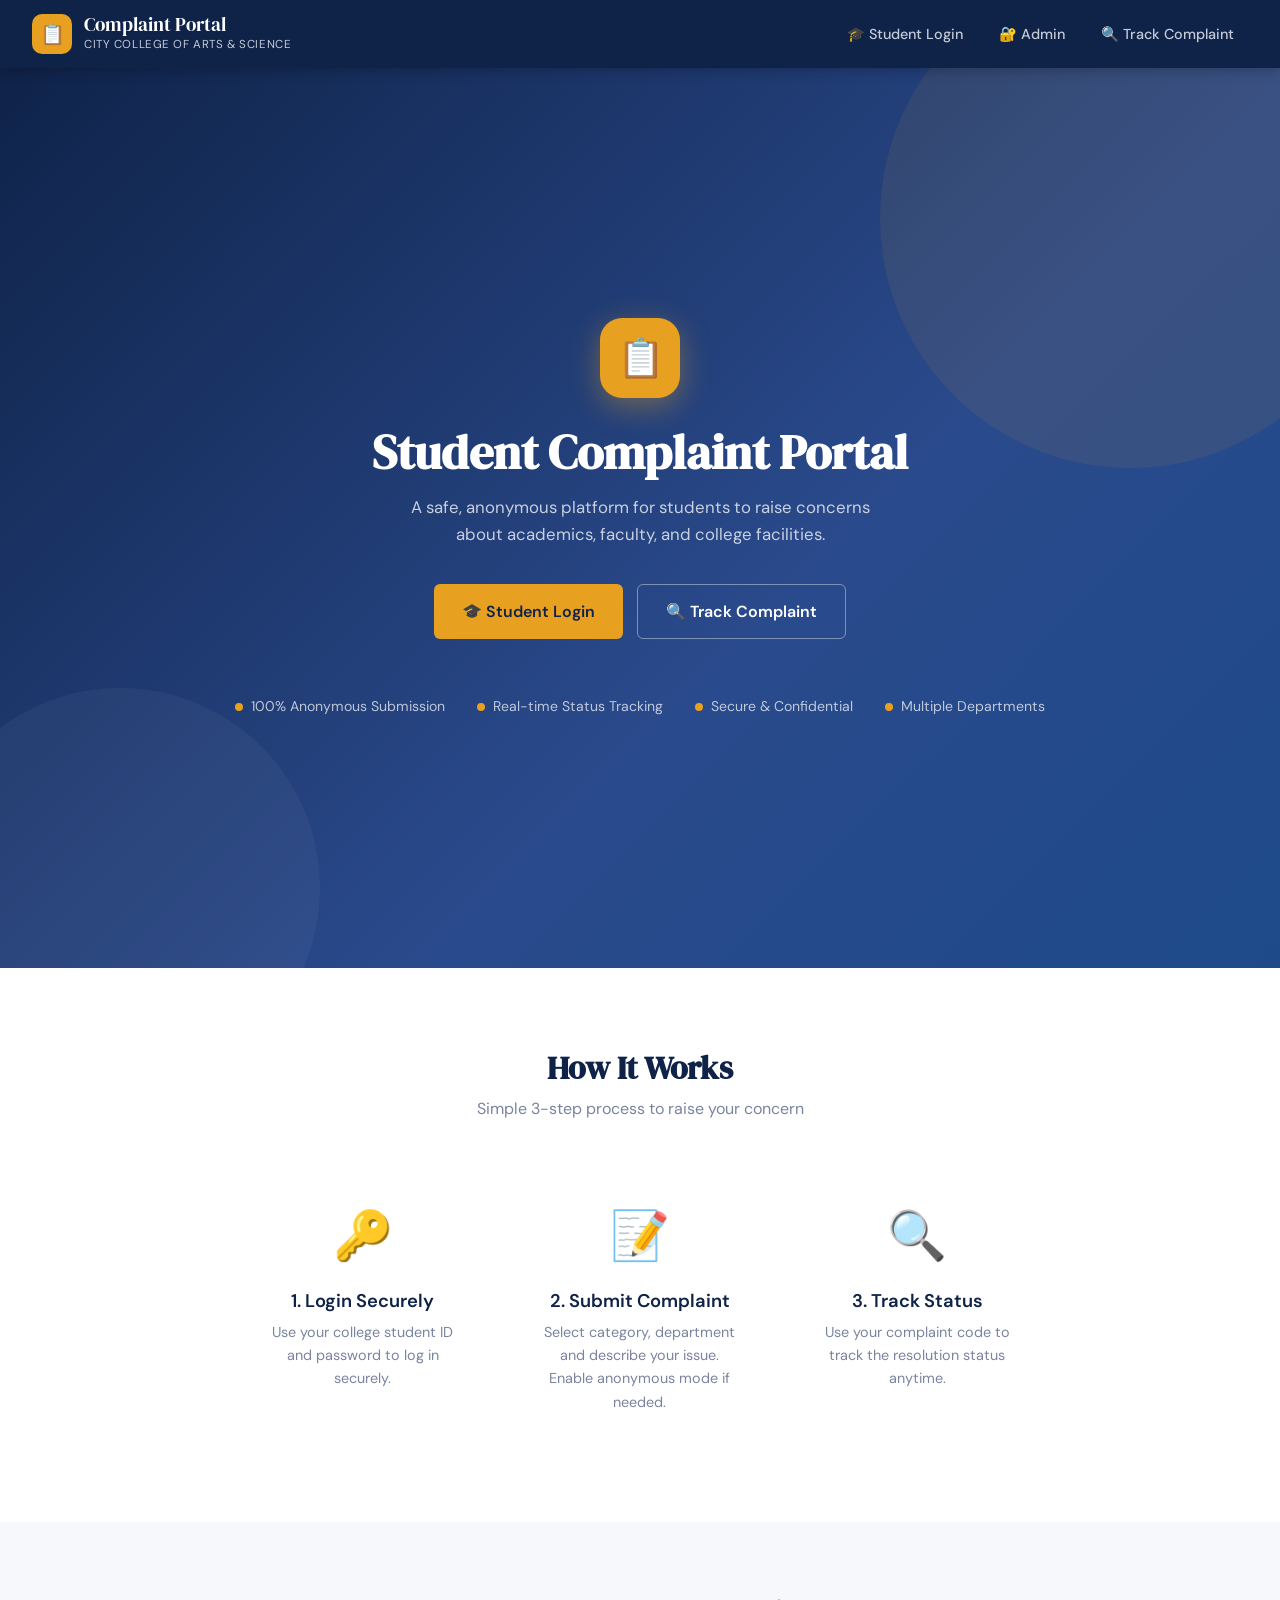
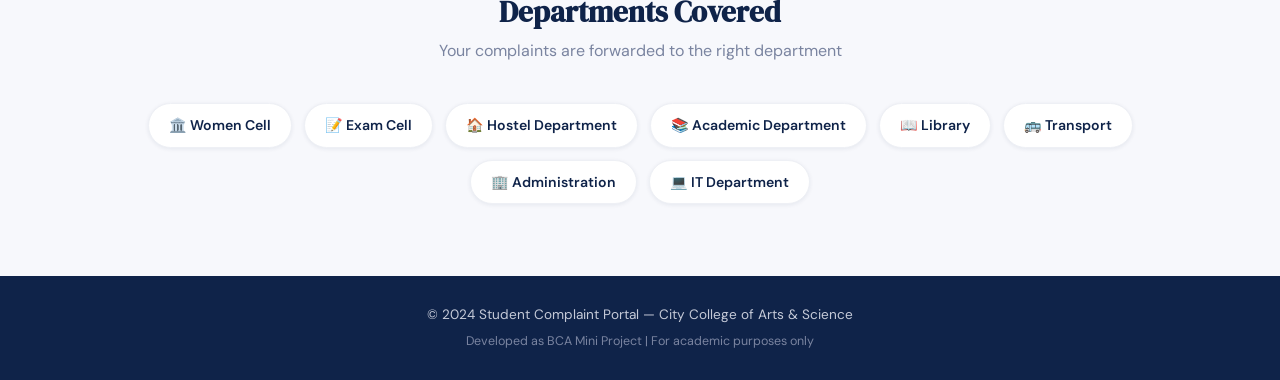
<file: student-complaint-portal/index.html>
<!DOCTYPE html>
<html lang="en">
<head>
    <meta charset="UTF-8">
    <meta name="viewport" content="width=device-width, initial-scale=1.0">
    <title>Student Complaint Portal</title>
    <link rel="stylesheet" href="css/style.css">
</head>
<body>

<!-- ── Navigation ── -->
<nav class="navbar">
    <div class="navbar-brand">
        <div class="brand-icon">📋</div>
        <div>
            <div class="brand-text">Complaint Portal</div>
            <div class="brand-sub">City College of Arts & Science</div>
        </div>
    </div>
    <ul class="navbar-nav">
        <li><a href="login.html">🎓 Student Login</a></li>
        <li><a href="admin/login.html">🔐 Admin</a></li>
        <li><a href="check_status.html">🔍 Track Complaint</a></li>
    </ul>
</nav>

<!-- ── Hero Section ── -->
<section class="hero">
    <div class="hero-logo">📋</div>
    <h1>Student Complaint Portal</h1>
    <p>A safe, anonymous platform for students to raise concerns about academics, faculty, and college facilities.</p>

    <div class="hero-actions">
        <a href="login.html" class="btn btn-amber" style="padding: 14px 28px; font-size: 1rem;">
            🎓 Student Login
        </a>
        <a href="check_status.html" class="btn btn-outline" style="color:white; border-color:rgba(255,255,255,0.4); padding: 14px 28px; font-size: 1rem;">
            🔍 Track Complaint
        </a>
    </div>

    <div class="hero-features">
        <div class="hero-feature">
            <div class="dot"></div>
            <span>100% Anonymous Submission</span>
        </div>
        <div class="hero-feature">
            <div class="dot"></div>
            <span>Real-time Status Tracking</span>
        </div>
        <div class="hero-feature">
            <div class="dot"></div>
            <span>Secure &amp; Confidential</span>
        </div>
        <div class="hero-feature">
            <div class="dot"></div>
            <span>Multiple Departments</span>
        </div>
    </div>
</section>

<!-- ── How It Works ── -->
<section style="background: var(--white); padding: 80px 0;">
    <div class="container text-center">
        <h2 style="font-size: 2rem; color: var(--navy); margin-bottom: 8px;">How It Works</h2>
        <p style="color: var(--gray-500); margin-bottom: 48px;">Simple 3-step process to raise your concern</p>

        <div style="display: grid; grid-template-columns: repeat(auto-fit, minmax(220px, 1fr)); gap: 32px; max-width: 800px; margin: 0 auto;">
            <div style="text-align:center; padding: 28px 20px;">
                <div style="font-size: 3rem; margin-bottom: 16px;">🔑</div>
                <h3 style="font-size: 1.15rem; color: var(--navy); margin-bottom: 8px; font-family: 'DM Sans', sans-serif; font-weight: 600;">1. Login Securely</h3>
                <p style="color: var(--gray-500); font-size: 0.9rem;">Use your college student ID and password to log in securely.</p>
            </div>
            <div style="text-align:center; padding: 28px 20px;">
                <div style="font-size: 3rem; margin-bottom: 16px;">📝</div>
                <h3 style="font-size: 1.15rem; color: var(--navy); margin-bottom: 8px; font-family: 'DM Sans', sans-serif; font-weight: 600;">2. Submit Complaint</h3>
                <p style="color: var(--gray-500); font-size: 0.9rem;">Select category, department and describe your issue. Enable anonymous mode if needed.</p>
            </div>
            <div style="text-align:center; padding: 28px 20px;">
                <div style="font-size: 3rem; margin-bottom: 16px;">🔍</div>
                <h3 style="font-size: 1.15rem; color: var(--navy); margin-bottom: 8px; font-family: 'DM Sans', sans-serif; font-weight: 600;">3. Track Status</h3>
                <p style="color: var(--gray-500); font-size: 0.9rem;">Use your complaint code to track the resolution status anytime.</p>
            </div>
        </div>
    </div>
</section>

<!-- ── Departments ── -->
<section style="background: var(--off-white); padding: 72px 0;">
    <div class="container text-center">
        <h2 style="font-size: 1.8rem; color: var(--navy); margin-bottom: 8px;">Departments Covered</h2>
        <p style="color: var(--gray-500); margin-bottom: 40px;">Your complaints are forwarded to the right department</p>
        <div style="display: flex; flex-wrap: wrap; gap: 12px; justify-content: center;">
            <span style="background: var(--white); padding: 10px 20px; border-radius: 30px; font-size: 0.88rem; font-weight: 600; color: var(--navy); border: 1.5px solid var(--gray-100); box-shadow: var(--shadow-sm);">🏛️ Women Cell</span>
            <span style="background: var(--white); padding: 10px 20px; border-radius: 30px; font-size: 0.88rem; font-weight: 600; color: var(--navy); border: 1.5px solid var(--gray-100); box-shadow: var(--shadow-sm);">📝 Exam Cell</span>
            <span style="background: var(--white); padding: 10px 20px; border-radius: 30px; font-size: 0.88rem; font-weight: 600; color: var(--navy); border: 1.5px solid var(--gray-100); box-shadow: var(--shadow-sm);">🏠 Hostel Department</span>
            <span style="background: var(--white); padding: 10px 20px; border-radius: 30px; font-size: 0.88rem; font-weight: 600; color: var(--navy); border: 1.5px solid var(--gray-100); box-shadow: var(--shadow-sm);">📚 Academic Department</span>
            <span style="background: var(--white); padding: 10px 20px; border-radius: 30px; font-size: 0.88rem; font-weight: 600; color: var(--navy); border: 1.5px solid var(--gray-100); box-shadow: var(--shadow-sm);">📖 Library</span>
            <span style="background: var(--white); padding: 10px 20px; border-radius: 30px; font-size: 0.88rem; font-weight: 600; color: var(--navy); border: 1.5px solid var(--gray-100); box-shadow: var(--shadow-sm);">🚌 Transport</span>
            <span style="background: var(--white); padding: 10px 20px; border-radius: 30px; font-size: 0.88rem; font-weight: 600; color: var(--navy); border: 1.5px solid var(--gray-100); box-shadow: var(--shadow-sm);">🏢 Administration</span>
            <span style="background: var(--white); padding: 10px 20px; border-radius: 30px; font-size: 0.88rem; font-weight: 600; color: var(--navy); border: 1.5px solid var(--gray-100); box-shadow: var(--shadow-sm);">💻 IT Department</span>
        </div>
    </div>
</section>

<!-- ── Footer ── -->
<footer style="background: var(--navy); color: var(--gray-300); text-align: center; padding: 28px; font-size: 0.85rem;">
    <p>© 2024 Student Complaint Portal — City College of Arts &amp; Science</p>
    <p style="margin-top: 6px; font-size: 0.78rem; color: var(--gray-500);">Developed as BCA Mini Project | For academic purposes only</p>
</footer>

</body>
</html>
</file>
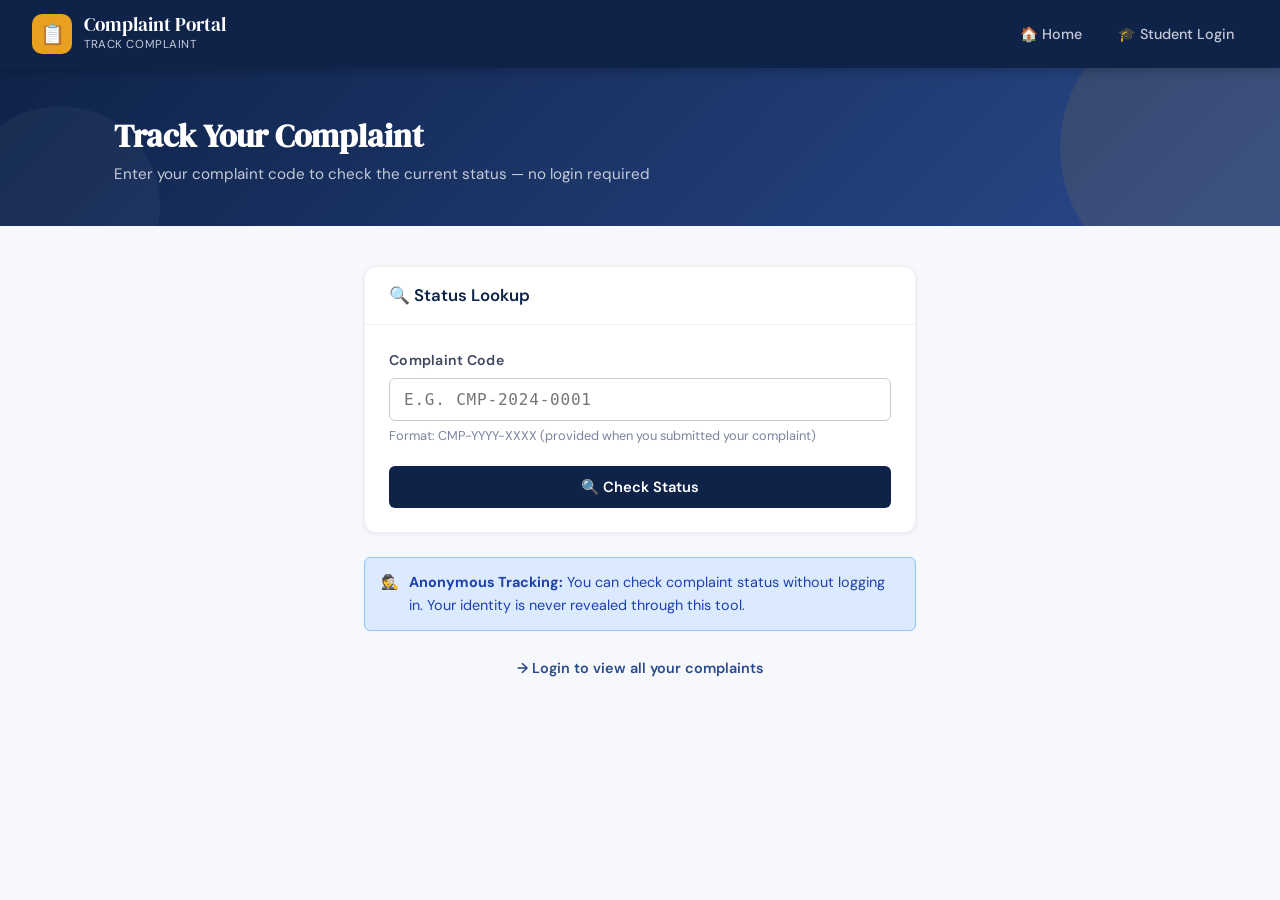
<file: student-complaint-portal/check_status.html>
<!DOCTYPE html>
<html lang="en">
<head>
    <meta charset="UTF-8">
    <meta name="viewport" content="width=device-width, initial-scale=1.0">
    <title>Track Complaint — Complaint Portal</title>
    <link rel="stylesheet" href="css/style.css">
</head>
<body data-page="check-status">

<!-- ── Navbar ── -->
<nav class="navbar">
    <div class="navbar-brand">
        <div class="brand-icon">📋</div>
        <div>
            <div class="brand-text">Complaint Portal</div>
            <div class="brand-sub">Track Complaint</div>
        </div>
    </div>
    <ul class="navbar-nav">
        <li><a href="index.html">🏠 Home</a></li>
        <li><a href="login.html">🎓 Student Login</a></li>
    </ul>
</nav>

<!-- ── Page Header ── -->
<div class="page-header">
    <div class="container">
        <h1>Track Your Complaint</h1>
        <p>Enter your complaint code to check the current status — no login required</p>
    </div>
</div>

<!-- ── Track Form ── -->
<div class="container" style="padding-top: 40px; padding-bottom: 56px; max-width: 600px;">

    <div class="card">
        <div class="card-header">
            <h3>🔍 Status Lookup</h3>
        </div>
        <div class="card-body">

            <div id="statusAlert"></div>

            <form id="statusCheckForm">
                <div class="form-group">
                    <label class="form-label" for="complaintCode">Complaint Code</label>
                    <input
                        type="text"
                        id="complaintCode"
                        class="form-control"
                        placeholder="e.g. CMP-2024-0001"
                        maxlength="20"
                        style="font-family: monospace; font-size: 1rem; letter-spacing: 0.05em; text-transform: uppercase;"
                        autocomplete="off"
                    >
                    <div class="form-hint">Format: CMP-YYYY-XXXX (provided when you submitted your complaint)</div>
                </div>

                <button type="submit" class="btn btn-primary btn-full">
                    🔍 Check Status
                </button>
            </form>

        </div>
    </div>

    <!-- Result Area -->
    <div id="statusResult" class="hidden"></div>

    <!-- Info -->
    <div class="alert alert-info mt-3">
        <span>🕵️</span>
        <div>
            <strong>Anonymous Tracking:</strong> You can check complaint status without logging in. Your identity is never revealed through this tool.
        </div>
    </div>

    <div style="text-align: center; margin-top: 24px;">
        <a href="login.html" style="color: var(--navy-light); font-weight: 600; font-size: 0.9rem;">
            → Login to view all your complaints
        </a>
    </div>

</div>

<script src="js/script.js"></script>
</body>
</html>
</file>
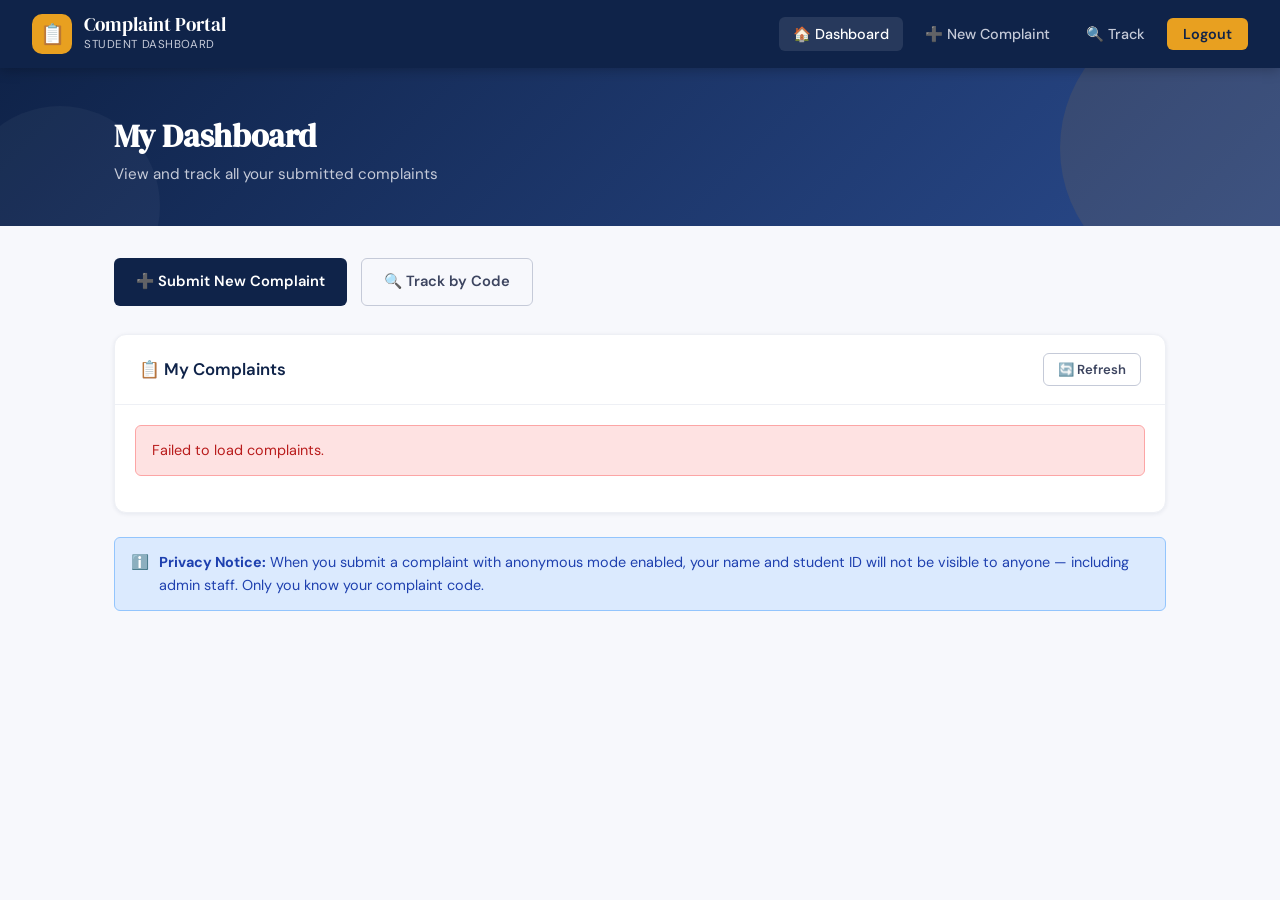
<file: student-complaint-portal/dashboard.html>
<!DOCTYPE html>
<html lang="en">
<head>
    <meta charset="UTF-8">
    <meta name="viewport" content="width=device-width, initial-scale=1.0">
    <title>My Dashboard — Complaint Portal</title>
    <link rel="stylesheet" href="css/style.css">
</head>
<body data-page="student-dashboard">

<!-- ── Navbar ── -->
<nav class="navbar">
    <div class="navbar-brand">
        <div class="brand-icon">📋</div>
        <div>
            <div class="brand-text">Complaint Portal</div>
            <div class="brand-sub">Student Dashboard</div>
        </div>
    </div>
    <ul class="navbar-nav">
        <li><a href="dashboard.html" class="active">🏠 Dashboard</a></li>
        <li><a href="submit_complaint.html">➕ New Complaint</a></li>
        <li><a href="check_status.html">🔍 Track</a></li>
        <li><a href="php/logout.php?type=student" class="btn-logout">Logout</a></li>
    </ul>
</nav>

<!-- ── Page Header ── -->
<div class="page-header">
    <div class="container">
        <h1>My Dashboard</h1>
        <p>View and track all your submitted complaints</p>
    </div>
</div>

<!-- ── Dashboard Content ── -->
<div class="container" style="padding-top: 32px; padding-bottom: 48px;">

    <!-- Quick Actions -->
    <div style="display: flex; gap: 14px; flex-wrap: wrap; margin-bottom: 28px;">
        <a href="submit_complaint.html" class="btn btn-primary">
            ➕ Submit New Complaint
        </a>
        <a href="check_status.html" class="btn btn-outline">
            🔍 Track by Code
        </a>
    </div>

    <!-- Complaints Table -->
    <div class="card">
        <div class="card-header">
            <h3>📋 My Complaints</h3>
            <button class="btn btn-sm btn-outline" onclick="loadStudentComplaints()">🔄 Refresh</button>
        </div>
        <div class="card-body" style="padding: 0;">
            <div id="myComplaintsContainer" style="padding: 20px;">
                <p style="color:var(--gray-500)">Loading your complaints...</p>
            </div>
        </div>
    </div>

    <!-- Info Box -->
    <div class="alert alert-info mt-3">
        <span>ℹ️</span>
        <div>
            <strong>Privacy Notice:</strong> When you submit a complaint with anonymous mode enabled, your name and student ID will not be visible to anyone — including admin staff. Only you know your complaint code.
        </div>
    </div>

</div>

<script src="js/script.js"></script>
</body>
</html>
</file>
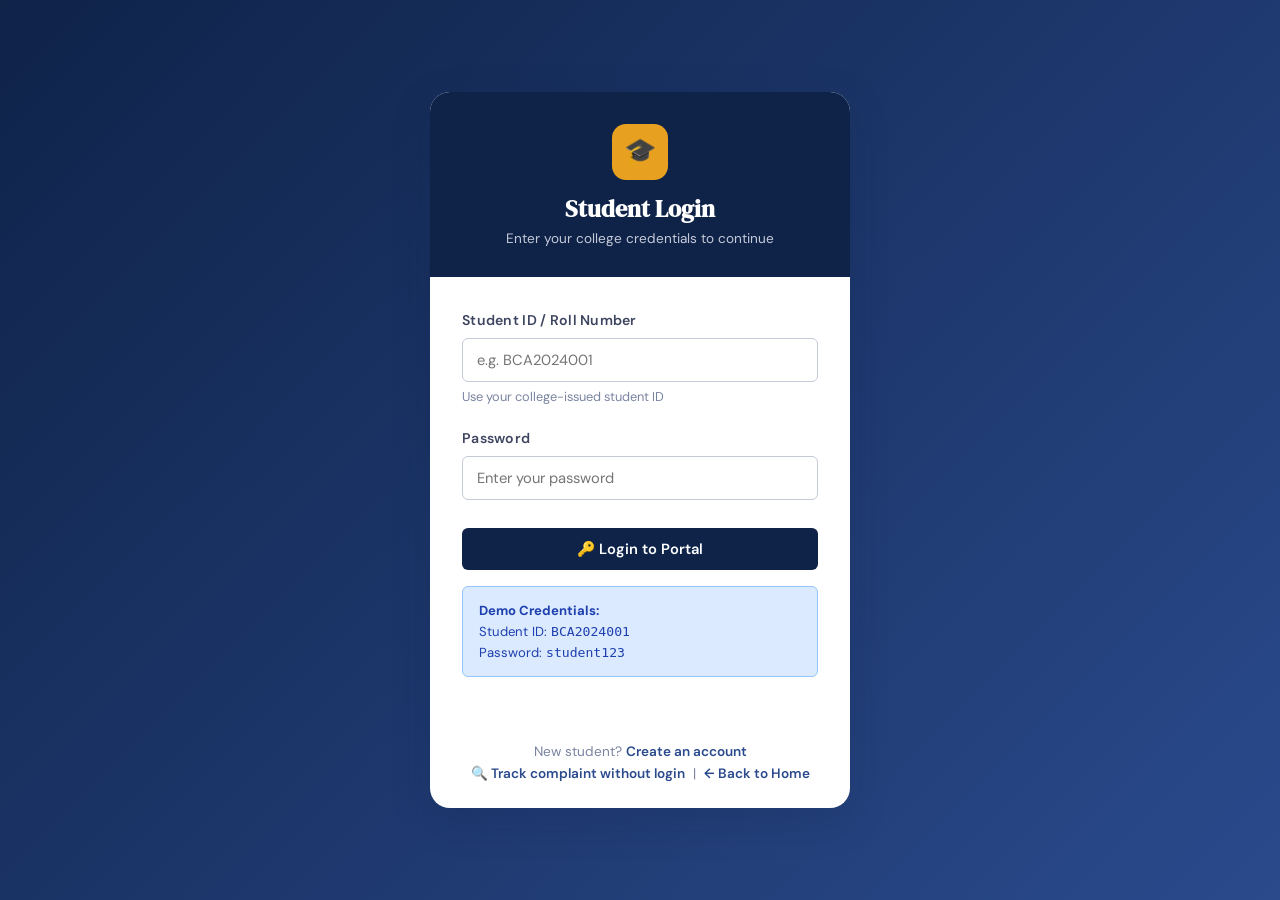
<file: student-complaint-portal/login.html>
<!DOCTYPE html>
<html lang="en">
<head>
    <meta charset="UTF-8">
    <meta name="viewport" content="width=device-width, initial-scale=1.0">
    <title>Student Login — Complaint Portal</title>
    <link rel="stylesheet" href="css/style.css">
</head>
<body data-page="student-login">

<div class="login-page">
    <div class="login-card">

        <!-- Header -->
        <div class="login-card-header">
            <div class="login-icon">🎓</div>
            <h2>Student Login</h2>
            <p>Enter your college credentials to continue</p>
        </div>

        <!-- Body -->
        <div class="login-card-body">

            <!-- Alert Area -->
            <div id="loginAlert"></div>

            <!-- Login Form -->
            <form id="studentLoginForm" autocomplete="off">

                <div class="form-group">
                    <label class="form-label" for="student_id">Student ID / Roll Number</label>
                    <input
                        type="text"
                        id="student_id"
                        name="student_id"
                        class="form-control"
                        placeholder="e.g. BCA2024001"
                        required
                        autocomplete="username"
                    >
                    <div class="form-hint">Use your college-issued student ID</div>
                </div>

                <div class="form-group">
                    <label class="form-label" for="password">Password</label>
                    <input
                        type="password"
                        id="password"
                        name="password"
                        class="form-control"
                        placeholder="Enter your password"
                        required
                        autocomplete="current-password"
                    >
                </div>

                <button type="submit" class="btn btn-primary btn-full" style="margin-top: 8px;">
                    🔑 Login to Portal
                </button>

            </form>

            <!-- Demo Credentials (remove in production) -->
            <div class="alert alert-info mt-2" style="font-size: 0.82rem; margin-top: 16px;">
                <div>
                    <strong>Demo Credentials:</strong><br>
                    Student ID: <code>BCA2024001</code><br>
                    Password: <code>student123</code>
                </div>
            </div>

        </div>

        <!-- Footer -->
        <div class="login-footer">
            New student? <a href="register.html">Create an account</a>
            <br style="margin-bottom:6px">
            <a href="check_status.html">🔍 Track complaint without login</a>
            &nbsp;|&nbsp;
            <a href="index.html">← Back to Home</a>
        </div>

    </div>
</div>

<script src="js/script.js"></script>
</body>
</html>
</file>
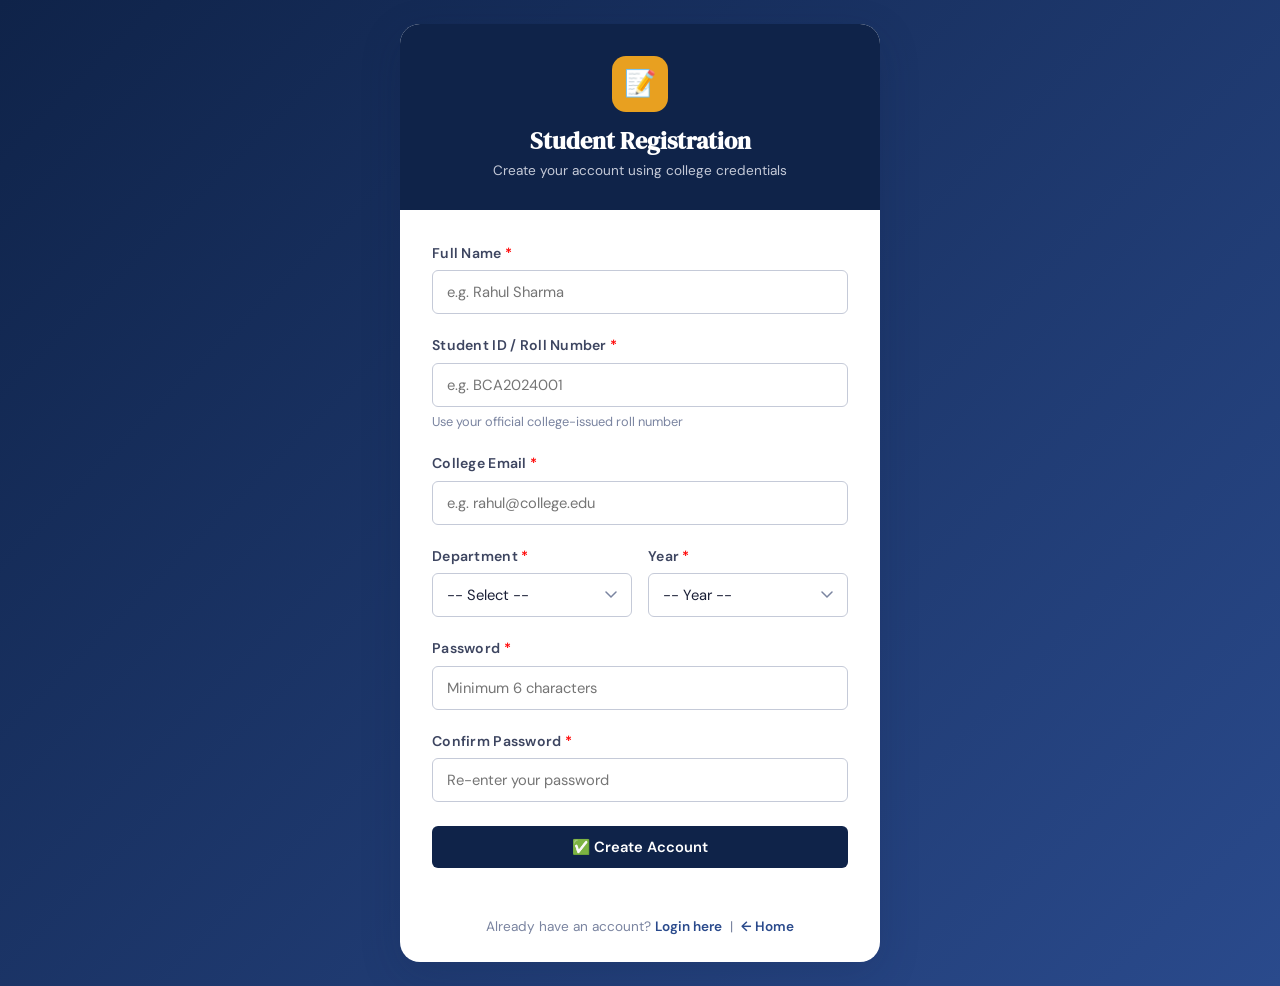
<file: student-complaint-portal/register.html>
<!DOCTYPE html>
<html lang="en">
<head>
    <meta charset="UTF-8">
    <meta name="viewport" content="width=device-width, initial-scale=1.0">
    <title>Student Registration — Complaint Portal</title>
    <link rel="stylesheet" href="css/style.css">
</head>
<body data-page="student-register">

<div class="login-page">
    <div class="login-card" style="max-width: 480px;">

        <!-- Header -->
        <div class="login-card-header">
            <div class="login-icon">📝</div>
            <h2>Student Registration</h2>
            <p>Create your account using college credentials</p>
        </div>

        <!-- Body -->
        <div class="login-card-body">

            <div id="registerAlert"></div>

            <form id="registerForm" autocomplete="off">

                <!-- Full Name -->
                <div class="form-group">
                    <label class="form-label" for="name">Full Name <span style="color:red">*</span></label>
                    <input
                        type="text"
                        id="name"
                        name="name"
                        class="form-control"
                        placeholder="e.g. Rahul Sharma"
                        required
                    >
                </div>

                <!-- Student ID -->
                <div class="form-group">
                    <label class="form-label" for="student_id">Student ID / Roll Number <span style="color:red">*</span></label>
                    <input
                        type="text"
                        id="student_id"
                        name="student_id"
                        class="form-control"
                        placeholder="e.g. BCA2024001"
                        required
                    >
                    <div class="form-hint">Use your official college-issued roll number</div>
                </div>

                <!-- College Email -->
                <div class="form-group">
                    <label class="form-label" for="email">College Email <span style="color:red">*</span></label>
                    <input
                        type="email"
                        id="email"
                        name="email"
                        class="form-control"
                        placeholder="e.g. rahul@college.edu"
                        required
                    >
                </div>

                <!-- Department + Year (side by side) -->
                <div style="display: grid; grid-template-columns: 1fr 1fr; gap: 16px;">

                    <div class="form-group">
                        <label class="form-label" for="department_id">Department <span style="color:red">*</span></label>
                        <select id="department_id" name="department_id" class="form-select" required>
                            <option value="">-- Select --</option>
                            <option value="BCA">BCA</option>
                            <option value="BCOM">BCOM</option>
                            <option value="BSE">BBSE</option>
                            <option value="BBA">BBA</option>
                            <option value="BA">BCA</option>
                            
                            <!-- Loaded via JS -->
                        </select>
                    </div>

                    <div class="form-group">
                        <label class="form-label" for="year">Year <span style="color:red">*</span></label>
                        <select id="year" name="year" class="form-select" required>
                            <option value="">-- Year --</option>
                            <option value="1">1st Year</option>
                            <option value="2">2nd Year</option>
                            <option value="3">3rd Year</option>
                            <option value="4">4th Year</option>
                        </select>
                    </div>

                </div>

                <!-- Password -->
                <div class="form-group">
                    <label class="form-label" for="password">Password <span style="color:red">*</span></label>
                    <input
                        type="password"
                        id="password"
                        name="password"
                        class="form-control"
                        placeholder="Minimum 6 characters"
                        minlength="6"
                        required
                    >
                </div>

                <!-- Confirm Password -->
                <div class="form-group">
                    <label class="form-label" for="confirm_password">Confirm Password <span style="color:red">*</span></label>
                    <input
                        type="password"
                        id="confirm_password"
                        name="confirm_password"
                        class="form-control"
                        placeholder="Re-enter your password"
                        required
                    >
                </div>

                <button type="submit" class="btn btn-primary btn-full" style="margin-top: 4px;">
                    ✅ Create Account
                </button>

            </form>

        </div>

        <!-- Footer -->
        <div class="login-footer">
            Already have an account? <a href="login.html">Login here</a>
            &nbsp;|&nbsp;
            <a href="index.html">← Home</a>
        </div>

    </div>
</div>

<script src="js/script.js"></script>
</body>
</html>
</file>
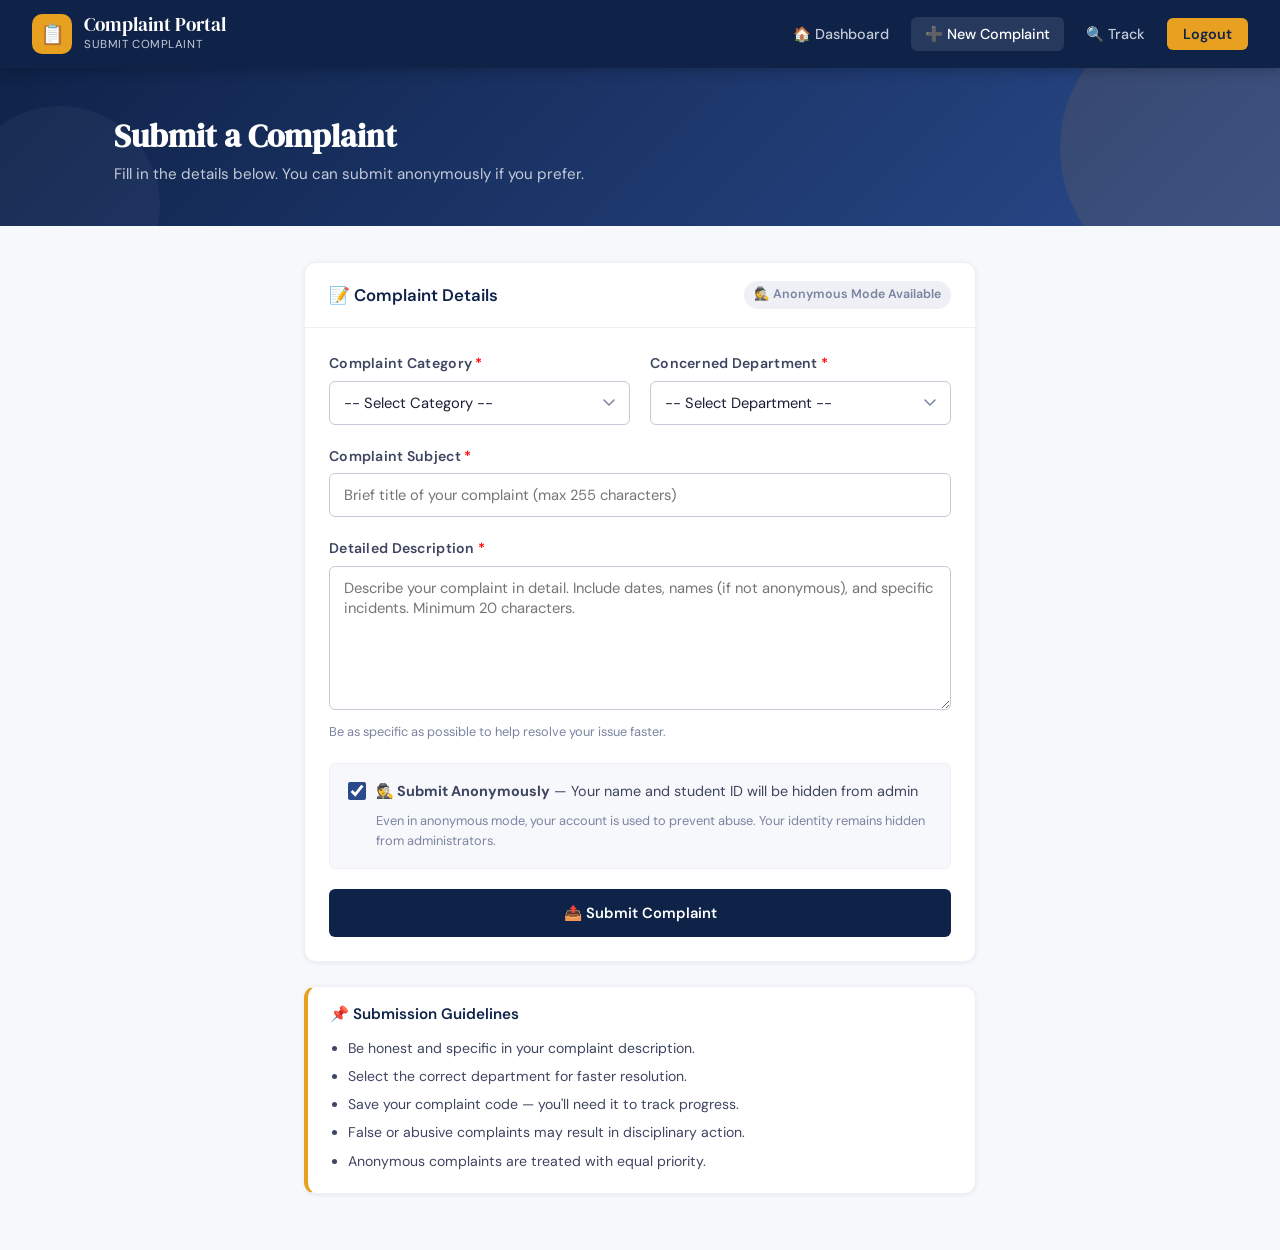
<file: student-complaint-portal/submit_complaint.html>
<!DOCTYPE html>
<html lang="en">
<head>
    <meta charset="UTF-8">
    <meta name="viewport" content="width=device-width, initial-scale=1.0">
    <title>Submit Complaint — Complaint Portal</title>
    <link rel="stylesheet" href="css/style.css">
</head>
<body data-page="submit-complaint">

<!-- ── Navbar ── -->
<nav class="navbar">
    <div class="navbar-brand">
        <div class="brand-icon">📋</div>
        <div>
            <div class="brand-text">Complaint Portal</div>
            <div class="brand-sub">Submit Complaint</div>
        </div>
    </div>
    <ul class="navbar-nav">
        <li><a href="dashboard.html">🏠 Dashboard</a></li>
        <li><a href="submit_complaint.html" class="active">➕ New Complaint</a></li>
        <li><a href="check_status.html">🔍 Track</a></li>
        <li><a href="php/logout.php?type=student" class="btn-logout">Logout</a></li>
    </ul>
</nav>

<!-- ── Page Header ── -->
<div class="page-header">
    <div class="container">
        <h1>Submit a Complaint</h1>
        <p>Fill in the details below. You can submit anonymously if you prefer.</p>
    </div>
</div>

<!-- ── Form Area ── -->
<div class="container" style="padding-top: 36px; padding-bottom: 56px; max-width: 720px;">

    <!-- ── FORM SECTION ── -->
    <div id="formSection">

        <div class="card">
            <div class="card-header">
                <h3>📝 Complaint Details</h3>
                <span class="badge badge-anonymous">🕵️ Anonymous Mode Available</span>
            </div>
            <div class="card-body">

                <!-- Alert Area -->
                <div id="complaintAlert"></div>

                <form id="complaintForm">

                    <!-- Row: Category + Department -->
                    <div style="display: grid; grid-template-columns: 1fr 1fr; gap: 20px;">

                        <div class="form-group">
                            <label class="form-label" for="category">Complaint Category <span style="color:red">*</span></label>
                            <select id="category" name="category" class="form-select" required>
                                <option value="">-- Select Category --</option>
                                <option value="academics">📚 Academics</option>
                                <option value="faculty">👨‍🏫 Faculty</option>
                                <option value="facilities">🏫 Facilities</option>
                                <option value="hostel">🏠 Hostel</option>
                                <option value="other">📋 Other</option>
                            </select>
                        </div>

                        <div class="form-group">
                            <label class="form-label" for="deptSelect">Concerned Department <span style="color:red">*</span></label>
                            <select id="deptSelect" name="department_id" class="form-select" required>
                                <option value="">-- Select Department --</option>
                                <!-- Loaded dynamically via JS -->
                            </select>
                        </div>

                    </div>

                    <!-- Subject -->
                    <div class="form-group">
                        <label class="form-label" for="subject">Complaint Subject <span style="color:red">*</span></label>
                        <input
                            type="text"
                            id="subject"
                            name="subject"
                            class="form-control"
                            placeholder="Brief title of your complaint (max 255 characters)"
                            maxlength="255"
                            required
                        >
                    </div>

                    <!-- Description -->
                    <div class="form-group">
                        <label class="form-label" for="description">Detailed Description <span style="color:red">*</span></label>
                        <textarea
                            id="description"
                            name="description"
                            class="form-control"
                            placeholder="Describe your complaint in detail. Include dates, names (if not anonymous), and specific incidents. Minimum 20 characters."
                            rows="6"
                            required
                        ></textarea>
                        <div class="form-hint">Be as specific as possible to help resolve your issue faster.</div>
                    </div>

                    <!-- Anonymous Checkbox -->
                    <div class="form-group">
                        <div style="background: var(--off-white); border-radius: var(--radius-sm); padding: 16px 18px; border: 1.5px solid var(--gray-100);">
                            <label class="form-check">
                                <input type="checkbox" name="is_anonymous" id="isAnonymous" value="1" checked>
                                <span class="form-check-label">
                                    <strong>🕵️ Submit Anonymously</strong> — Your name and student ID will be hidden from admin
                                </span>
                            </label>
                            <p style="margin-top: 8px; margin-left: 28px; font-size: 0.8rem; color: var(--gray-500);">
                                Even in anonymous mode, your account is used to prevent abuse. Your identity remains hidden from administrators.
                            </p>
                        </div>
                    </div>

                    <button type="submit" class="btn btn-primary btn-full" style="padding: 14px;">
                        📤 Submit Complaint
                    </button>

                </form>
            </div>
        </div>

        <!-- Guidelines -->
        <div class="card mt-3" style="border-left: 4px solid var(--amber);">
            <div class="card-body" style="padding: 18px 22px;">
                <h4 style="font-family:'DM Sans',sans-serif; font-size: 0.95rem; font-weight: 600; color: var(--navy); margin-bottom: 10px;">
                    📌 Submission Guidelines
                </h4>
                <ul style="font-size: 0.88rem; color: var(--gray-700); padding-left: 18px; line-height: 2;">
                    <li>Be honest and specific in your complaint description.</li>
                    <li>Select the correct department for faster resolution.</li>
                    <li>Save your complaint code — you'll need it to track progress.</li>
                    <li>False or abusive complaints may result in disciplinary action.</li>
                    <li>Anonymous complaints are treated with equal priority.</li>
                </ul>
            </div>
        </div>

    </div>
    <!-- ── END FORM SECTION ── -->


    <!-- ── SUCCESS SECTION (shown after submission) ── -->
    <div id="successSection" class="hidden">
        <div class="card text-center">
            <div class="card-body" style="padding: 48px 32px;">

                <div style="font-size: 4rem; margin-bottom: 16px;">🎉</div>
                <h2 style="color: var(--navy); margin-bottom: 8px;">Complaint Submitted!</h2>
                <p style="color: var(--gray-500); margin-bottom: 28px;">
                    Your complaint has been received. Save your complaint code below to track its status.
                </p>

                <div class="code-box">
                    <div class="label">Your Complaint Code</div>
                    <div class="code" id="codeDisplay">CMP-2024-0001</div>
                    <div class="hint">Keep this code safe — use it to track your complaint status</div>
                </div>

                <div style="display: flex; gap: 14px; justify-content: center; margin-top: 28px; flex-wrap: wrap;">
                    <a href="check_status.html" class="btn btn-primary">🔍 Track Status</a>
                    <a href="dashboard.html" class="btn btn-outline">🏠 My Dashboard</a>
                    <button class="btn btn-outline" onclick="document.getElementById('successSection').classList.add('hidden'); document.getElementById('formSection').classList.remove('hidden');">
                        ➕ Submit Another
                    </button>
                </div>

            </div>
        </div>
    </div>
    <!-- ── END SUCCESS SECTION ── -->

</div>

<script src="js/script.js"></script>
</body>
</html>
</file>
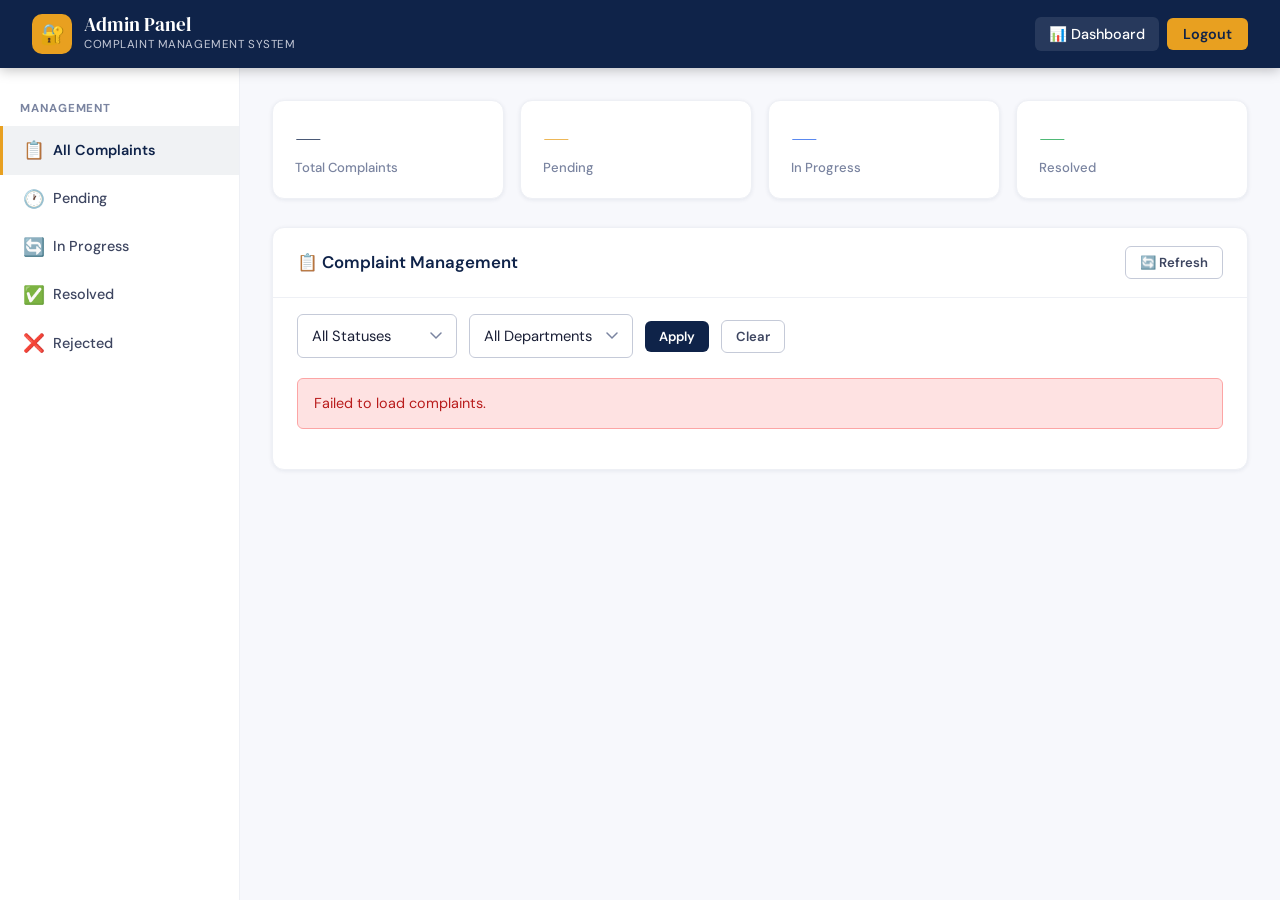
<file: student-complaint-portal/admin/dashboard.html>
<!DOCTYPE html>
<html lang="en">
<head>
    <meta charset="UTF-8">
    <meta name="viewport" content="width=device-width, initial-scale=1.0">
    <title>Admin Dashboard — Complaint Portal</title>
    <link rel="stylesheet" href="../css/style.css">
</head>
<body data-page="admin-dashboard">

<!-- ── Navbar ── -->
<nav class="navbar">
    <div class="navbar-brand">
        <div class="brand-icon">🔐</div>
        <div>
            <div class="brand-text">Admin Panel</div>
            <div class="brand-sub">Complaint Management System</div>
        </div>
    </div>
    <ul class="navbar-nav">
        <li><a href="dashboard.html" class="active">📊 Dashboard</a></li>
        <li><a href="../php/logout.php?type=admin" class="btn-logout">Logout</a></li>
    </ul>
</nav>

<!-- ── Dashboard Layout ── -->
<div class="dashboard-layout">

    <!-- ── Sidebar ── -->
    <aside class="sidebar">
        <div class="sidebar-section">
            <div class="sidebar-label">Management</div>
            <div class="sidebar-link active" onclick="showSection('allComplaints')">
                <span class="icon">📋</span> All Complaints
            </div>
            <div class="sidebar-link" onclick="filterByStatus('pending')">
                <span class="icon">🕐</span> Pending
            </div>
            <div class="sidebar-link" onclick="filterByStatus('in_progress')">
                <span class="icon">🔄</span> In Progress
            </div>
            <div class="sidebar-link" onclick="filterByStatus('resolved')">
                <span class="icon">✅</span> Resolved
            </div>
            <div class="sidebar-link" onclick="filterByStatus('rejected')">
                <span class="icon">❌</span> Rejected
            </div>
        </div>
    </aside>

    <!-- ── Main Content ── -->
    <main class="main-content">

        <!-- Stats Cards -->
        <div class="stats-grid">
            <div class="stat-card">
                <div class="stat-number" id="statTotal">—</div>
                <div class="stat-label">Total Complaints</div>
            </div>
            <div class="stat-card amber">
                <div class="stat-number" id="statPending">—</div>
                <div class="stat-label">Pending</div>
            </div>
            <div class="stat-card blue">
                <div class="stat-number" id="statProgress">—</div>
                <div class="stat-label">In Progress</div>
            </div>
            <div class="stat-card green">
                <div class="stat-number" id="statResolved">—</div>
                <div class="stat-label">Resolved</div>
            </div>
        </div>

        <!-- Complaints Section -->
        <div class="card">
            <div class="card-header">
                <h3>📋 Complaint Management</h3>
                <button class="btn btn-sm btn-outline" onclick="loadAdminComplaints()">🔄 Refresh</button>
            </div>
            <div class="card-body" style="padding-top: 16px;">

                <!-- Filter Bar -->
                <form id="filterForm" class="filter-bar">
                    <select id="filterStatus" class="form-select">
                        <option value="">All Statuses</option>
                        <option value="pending">🕐 Pending</option>
                        <option value="in_progress">🔄 In Progress</option>
                        <option value="resolved">✅ Resolved</option>
                        <option value="rejected">❌ Rejected</option>
                    </select>

                    <select id="filterDept" class="form-select">
                        <option value="">All Departments</option>
                        <!-- Loaded dynamically -->
                    </select>

                    <button type="submit" class="btn btn-primary btn-sm">Apply</button>
                    <button type="reset" class="btn btn-outline btn-sm">Clear</button>
                </form>

                <!-- Complaints Table -->
                <div id="complaintsTableContainer">
                    <p style="color:var(--gray-500);padding:20px">Loading...</p>
                </div>

            </div>
        </div>

    </main>
</div>


<!-- ── Update Status Modal ── -->
<div class="modal-overlay" id="updateModal">
    <div class="modal">

        <div class="modal-header">
            <h3>✏️ Update Complaint Status</h3>
            <button class="modal-close" onclick="closeModal()">✕</button>
        </div>

        <div class="modal-body">

            <div id="modalAlert"></div>

            <!-- Complaint Summary -->
            <div style="background: var(--off-white); border-radius: var(--radius-sm); padding: 14px 16px; margin-bottom: 20px;">
                <div style="font-size: 0.78rem; font-weight: 700; color: var(--gray-500); text-transform: uppercase; letter-spacing: 0.06em; margin-bottom: 6px;">Complaint Code</div>
                <div style="font-family: monospace; color: var(--amber); font-size: 1.1rem; font-weight: 700;" id="modalComplaintCode"></div>
                <div style="margin-top: 8px; font-size: 0.88rem; color: var(--gray-700);" id="modalSubject"></div>
                <div style="margin-top: 6px; font-size: 0.82rem; color: var(--gray-500);" id="modalDept"></div>
            </div>

            <div style="background: var(--off-white); border-radius: var(--radius-sm); padding: 14px 16px; margin-bottom: 20px; max-height: 120px; overflow-y: auto;">
                <div style="font-size: 0.78rem; font-weight: 700; color: var(--gray-500); text-transform: uppercase; margin-bottom: 6px;">Description</div>
                <div style="font-size: 0.88rem; color: var(--gray-700); line-height: 1.6;" id="modalDescription"></div>
            </div>

            <!-- Hidden: complaint ID -->
            <input type="hidden" id="updateComplaintId">

            <!-- Status Update -->
            <div class="form-group">
                <label class="form-label" for="updateStatus">Update Status</label>
                <select id="updateStatus" class="form-select">
                    <option value="pending">🕐 Pending</option>
                    <option value="in_progress">🔄 In Progress</option>
                    <option value="resolved">✅ Resolved</option>
                    <option value="rejected">❌ Rejected</option>
                </select>
            </div>

            <!-- Remarks -->
            <div class="form-group">
                <label class="form-label" for="updateRemarks">Admin Remarks (optional)</label>
                <textarea
                    id="updateRemarks"
                    class="form-control"
                    placeholder="Add a note for the student, e.g. 'Issue forwarded to the department head for review.'"
                    rows="3"
                ></textarea>
                <div class="form-hint">This remark will be visible to the student when they track their complaint.</div>
            </div>

        </div>

        <div class="modal-footer">
            <button class="btn btn-outline" onclick="closeModal()">Cancel</button>
            <button class="btn btn-primary" id="updateBtn" onclick="submitStatusUpdate()">
                💾 Save Changes
            </button>
        </div>

    </div>
</div>


<script src="../js/script.js"></script>
<script>
    // Sidebar quick filters
    function filterByStatus(status) {
        document.getElementById('filterStatus').value = status;
        loadAdminComplaints(status);
        // Update active sidebar item
        document.querySelectorAll('.sidebar-link').forEach(el => el.classList.remove('active'));
        event.currentTarget.classList.add('active');
    }

    // Adjust fetch path for admin subfolder
    const _origFetch = window.fetch.bind(window);
    window.fetch = (url, opts) => {
        if (url.startsWith('php/')) url = '../' + url;
        return _origFetch(url, opts);
    };
</script>

</body>
</html>
</file>
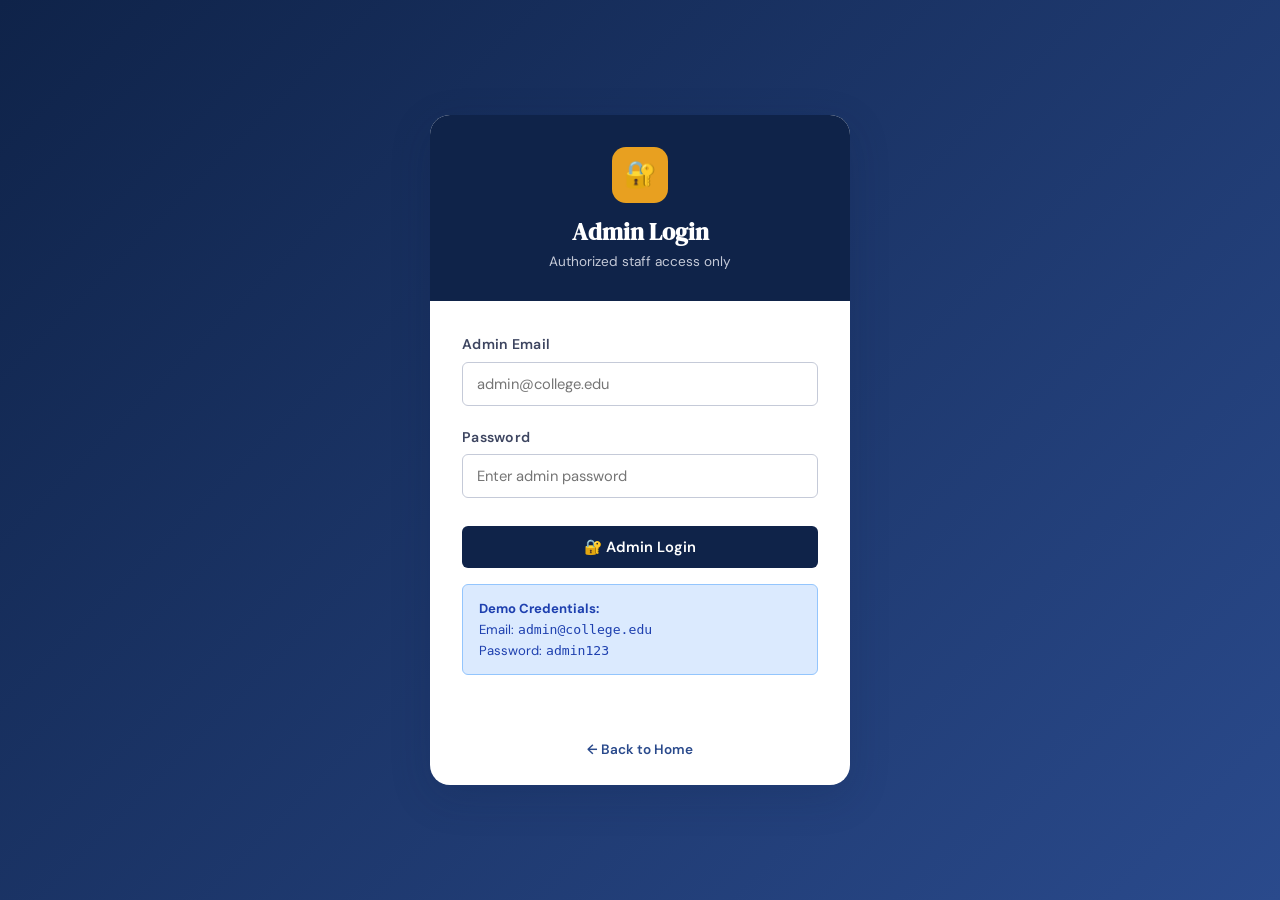
<file: student-complaint-portal/admin/login.html>
<!DOCTYPE html>
<html lang="en">
<head>
    <meta charset="UTF-8">
    <meta name="viewport" content="width=device-width, initial-scale=1.0">
    <title>Admin Login — Complaint Portal</title>
    <link rel="stylesheet" href="../css/style.css">
</head>
<body data-page="admin-login">

<div class="login-page">
    <div class="login-card">

        <!-- Header -->
        <div class="login-card-header">
            <div class="login-icon">🔐</div>
            <h2>Admin Login</h2>
            <p>Authorized staff access only</p>
        </div>

        <!-- Body -->
        <div class="login-card-body">

            <div id="loginAlert"></div>

            <form id="adminLoginForm">

                <div class="form-group">
                    <label class="form-label" for="email">Admin Email</label>
                    <input
                        type="email"
                        id="email"
                        name="email"
                        class="form-control"
                        placeholder="admin@college.edu"
                        required
                        autocomplete="email"
                    >
                </div>

                <div class="form-group">
                    <label class="form-label" for="password">Password</label>
                    <input
                        type="password"
                        id="password"
                        name="password"
                        class="form-control"
                        placeholder="Enter admin password"
                        required
                        autocomplete="current-password"
                    >
                </div>

                <button type="submit" class="btn btn-primary btn-full" style="margin-top: 8px;">
                    🔐 Admin Login
                </button>

            </form>

            <!-- Demo Credentials (remove in production) -->
            <div class="alert alert-info mt-2" style="font-size: 0.82rem; margin-top: 16px;">
                <div>
                    <strong>Demo Credentials:</strong><br>
                    Email: <code>admin@college.edu</code><br>
                    Password: <code>admin123</code>
                </div>
            </div>

        </div>

        <div class="login-footer">
            <a href="../index.html">← Back to Home</a>
        </div>

    </div>
</div>

<script src="../js/script.js"></script>
</body>
</html>
</file>
<file: student-complaint-portal/css/style.css>
/* ============================================================
   css/style.css
   Student Complaint Portal - Main Stylesheet
   Aesthetic: Institutional + Modern, clean navy & amber palette
   ============================================================ */

@import url('https://fonts.googleapis.com/css2?family=DM+Serif+Display:ital@0;1&family=DM+Sans:wght@300;400;500;600;700&display=swap');

/* ── CSS Variables ── */
:root {
    --navy:      #0f2349;
    --navy-mid:  #1a3567;
    --navy-light:#2a4a8c;
    --amber:     #e8a020;
    --amber-lt:  #f5c35a;
    --white:     #ffffff;
    --off-white: #f7f8fc;
    --gray-100:  #eef0f5;
    --gray-300:  #c5cad8;
    --gray-500:  #7a84a0;
    --gray-700:  #3d4560;
    --text:      #1a1f36;
    --success:   #16a34a;
    --warning:   #d97706;
    --danger:    #dc2626;
    --info:      #2563eb;

    --radius-sm: 6px;
    --radius:    12px;
    --radius-lg: 20px;
    --shadow-sm: 0 1px 4px rgba(15,35,73,0.08);
    --shadow:    0 4px 16px rgba(15,35,73,0.12);
    --shadow-lg: 0 12px 40px rgba(15,35,73,0.18);
    --transition: all 0.2s ease;
}

/* ── Reset & Base ── */
*, *::before, *::after { box-sizing: border-box; margin: 0; padding: 0; }

html { scroll-behavior: smooth; }

body {
    font-family: 'DM Sans', sans-serif;
    background-color: var(--off-white);
    color: var(--text);
    line-height: 1.6;
    min-height: 100vh;
}

h1, h2, h3, h4 {
    font-family: 'DM Serif Display', serif;
    line-height: 1.25;
}

a { text-decoration: none; color: inherit; }

img { max-width: 100%; display: block; }

/* ── Utility Classes ── */
.container { max-width: 1100px; margin: 0 auto; padding: 0 24px; }
.text-center { text-align: center; }
.mt-1 { margin-top: 8px; }
.mt-2 { margin-top: 16px; }
.mt-3 { margin-top: 24px; }
.mb-1 { margin-bottom: 8px; }
.mb-2 { margin-bottom: 16px; }
.hidden { display: none !important; }

/* ── Navigation ── */
.navbar {
    background: var(--navy);
    padding: 0 32px;
    display: flex;
    align-items: center;
    justify-content: space-between;
    height: 68px;
    box-shadow: 0 2px 12px rgba(0,0,0,0.25);
    position: sticky;
    top: 0;
    z-index: 100;
}

.navbar-brand {
    display: flex;
    align-items: center;
    gap: 12px;
    color: var(--white);
}

.navbar-brand .brand-icon {
    width: 40px; height: 40px;
    background: var(--amber);
    border-radius: 10px;
    display: flex; align-items: center; justify-content: center;
    font-size: 20px;
}

.navbar-brand .brand-text {
    font-family: 'DM Serif Display', serif;
    font-size: 1.2rem;
    color: var(--white);
    line-height: 1.2;
}

.navbar-brand .brand-sub {
    font-size: 0.72rem;
    color: var(--gray-300);
    font-family: 'DM Sans', sans-serif;
    font-weight: 400;
    letter-spacing: 0.05em;
    text-transform: uppercase;
}

.navbar-nav {
    display: flex;
    align-items: center;
    gap: 8px;
    list-style: none;
}

.navbar-nav a {
    color: var(--gray-300);
    padding: 8px 14px;
    border-radius: var(--radius-sm);
    font-size: 0.9rem;
    font-weight: 500;
    transition: var(--transition);
}

.navbar-nav a:hover,
.navbar-nav a.active {
    color: var(--white);
    background: rgba(255,255,255,0.1);
}

.navbar-nav .btn-logout {
    background: var(--amber);
    color: var(--navy) !important;
    padding: 7px 16px;
    border-radius: var(--radius-sm);
    font-weight: 600;
}

.navbar-nav .btn-logout:hover {
    background: var(--amber-lt);
}

/* ── Page Header ── */
.page-header {
    background: linear-gradient(135deg, var(--navy) 0%, var(--navy-light) 100%);
    padding: 48px 0 40px;
    color: var(--white);
    position: relative;
    overflow: hidden;
}

.page-header::before {
    content: '';
    position: absolute;
    top: -60px; right: -60px;
    width: 280px; height: 280px;
    border-radius: 50%;
    background: rgba(232,160,32,0.1);
}

.page-header::after {
    content: '';
    position: absolute;
    bottom: -80px; left: -40px;
    width: 200px; height: 200px;
    border-radius: 50%;
    background: rgba(255,255,255,0.04);
}

.page-header h1 { font-size: 2rem; margin-bottom: 6px; }
.page-header p  { color: var(--gray-300); font-size: 0.95rem; }

/* ── Cards ── */
.card {
    background: var(--white);
    border-radius: var(--radius);
    box-shadow: var(--shadow-sm);
    border: 1px solid var(--gray-100);
    overflow: hidden;
}

.card-header {
    padding: 18px 24px;
    border-bottom: 1px solid var(--gray-100);
    display: flex;
    align-items: center;
    justify-content: space-between;
}

.card-header h3 {
    font-size: 1.05rem;
    color: var(--navy);
    font-family: 'DM Sans', sans-serif;
    font-weight: 600;
}

.card-body { padding: 24px; }

/* ── Forms ── */
.form-group { margin-bottom: 20px; }

.form-label {
    display: block;
    font-size: 0.88rem;
    font-weight: 600;
    color: var(--gray-700);
    margin-bottom: 6px;
    letter-spacing: 0.02em;
}

.form-control,
.form-select {
    width: 100%;
    padding: 11px 14px;
    border: 1.5px solid var(--gray-300);
    border-radius: var(--radius-sm);
    font-family: 'DM Sans', sans-serif;
    font-size: 0.92rem;
    color: var(--text);
    background: var(--white);
    transition: var(--transition);
    outline: none;
    appearance: none;
    -webkit-appearance: none;
}

.form-select {
    background-image: url("data:image/svg+xml,%3Csvg xmlns='http://www.w3.org/2000/svg' width='12' height='8' viewBox='0 0 12 8'%3E%3Cpath d='M1 1l5 5 5-5' stroke='%237a84a0' stroke-width='1.5' fill='none' stroke-linecap='round'/%3E%3C/svg%3E");
    background-repeat: no-repeat;
    background-position: right 14px center;
    padding-right: 40px;
    cursor: pointer;
}

.form-control:focus,
.form-select:focus {
    border-color: var(--navy-light);
    box-shadow: 0 0 0 3px rgba(42,74,140,0.12);
}

textarea.form-control { resize: vertical; min-height: 110px; }

.form-hint { font-size: 0.8rem; color: var(--gray-500); margin-top: 5px; }

/* Checkbox */
.form-check {
    display: flex;
    align-items: center;
    gap: 10px;
    cursor: pointer;
}

.form-check input[type="checkbox"] {
    width: 18px; height: 18px;
    accent-color: var(--navy-light);
    cursor: pointer;
}

.form-check-label {
    font-size: 0.9rem;
    color: var(--gray-700);
    user-select: none;
}

/* ── Buttons ── */
.btn {
    display: inline-flex;
    align-items: center;
    justify-content: center;
    gap: 8px;
    padding: 11px 22px;
    border: none;
    border-radius: var(--radius-sm);
    font-family: 'DM Sans', sans-serif;
    font-size: 0.92rem;
    font-weight: 600;
    cursor: pointer;
    transition: var(--transition);
    white-space: nowrap;
}

.btn-primary {
    background: var(--navy);
    color: var(--white);
}
.btn-primary:hover { background: var(--navy-light); transform: translateY(-1px); box-shadow: var(--shadow); }

.btn-amber {
    background: var(--amber);
    color: var(--navy);
}
.btn-amber:hover { background: var(--amber-lt); transform: translateY(-1px); }

.btn-outline {
    background: transparent;
    border: 1.5px solid var(--gray-300);
    color: var(--gray-700);
}
.btn-outline:hover { border-color: var(--navy); color: var(--navy); }

.btn-sm { padding: 7px 14px; font-size: 0.82rem; }
.btn-full { width: 100%; }

.btn:disabled { opacity: 0.55; cursor: not-allowed; transform: none; }

/* ── Alerts ── */
.alert {
    padding: 13px 16px;
    border-radius: var(--radius-sm);
    font-size: 0.9rem;
    display: flex;
    align-items: flex-start;
    gap: 10px;
    margin-bottom: 16px;
}

.alert-success { background: #dcfce7; color: #15803d; border: 1px solid #86efac; }
.alert-danger   { background: #fee2e2; color: #b91c1c; border: 1px solid #fca5a5; }
.alert-warning  { background: #fef9c3; color: #a16207; border: 1px solid #fde047; }
.alert-info     { background: #dbeafe; color: #1e40af; border: 1px solid #93c5fd; }

/* ── Status Badges ── */
.badge {
    display: inline-flex;
    align-items: center;
    gap: 5px;
    padding: 4px 10px;
    border-radius: 20px;
    font-size: 0.78rem;
    font-weight: 600;
    text-transform: capitalize;
}

.badge-pending     { background: #fef9c3; color: #854d0e; }
.badge-in_progress { background: #dbeafe; color: #1d4ed8; }
.badge-resolved    { background: #dcfce7; color: #15803d; }
.badge-rejected    { background: #fee2e2; color: #991b1b; }
.badge-anonymous   { background: var(--gray-100); color: var(--gray-500); }

/* ── Stats Grid ── */
.stats-grid {
    display: grid;
    grid-template-columns: repeat(auto-fit, minmax(160px, 1fr));
    gap: 16px;
    margin-bottom: 28px;
}

.stat-card {
    background: var(--white);
    border-radius: var(--radius);
    padding: 20px 22px;
    border: 1px solid var(--gray-100);
    box-shadow: var(--shadow-sm);
}

.stat-card .stat-number {
    font-family: 'DM Serif Display', serif;
    font-size: 2rem;
    color: var(--navy);
    line-height: 1;
}

.stat-card .stat-label {
    font-size: 0.82rem;
    color: var(--gray-500);
    margin-top: 4px;
    font-weight: 500;
}

.stat-card.amber  .stat-number { color: var(--amber); }
.stat-card.blue   .stat-number { color: var(--info); }
.stat-card.green  .stat-number { color: var(--success); }
.stat-card.red    .stat-number { color: var(--danger); }

/* ── Table ── */
.table-wrapper { overflow-x: auto; }

.table {
    width: 100%;
    border-collapse: collapse;
    font-size: 0.88rem;
}

.table th {
    background: var(--off-white);
    padding: 12px 16px;
    text-align: left;
    font-size: 0.78rem;
    font-weight: 700;
    color: var(--gray-500);
    text-transform: uppercase;
    letter-spacing: 0.06em;
    border-bottom: 1px solid var(--gray-100);
    white-space: nowrap;
}

.table td {
    padding: 13px 16px;
    border-bottom: 1px solid var(--gray-100);
    color: var(--gray-700);
    vertical-align: middle;
}

.table tr:hover td { background: var(--off-white); }
.table tr:last-child td { border-bottom: none; }

/* ── Hero (Index) ── */
.hero {
    background: linear-gradient(135deg, var(--navy) 0%, var(--navy-light) 60%, #1e4a8a 100%);
    min-height: 100vh;
    display: flex;
    flex-direction: column;
    align-items: center;
    justify-content: center;
    text-align: center;
    color: var(--white);
    padding: 40px 24px;
    position: relative;
    overflow: hidden;
}

.hero::before {
    content: '';
    position: absolute;
    top: -100px; right: -100px;
    width: 500px; height: 500px;
    border-radius: 50%;
    background: rgba(232,160,32,0.08);
}

.hero::after {
    content: '';
    position: absolute;
    bottom: -120px; left: -80px;
    width: 400px; height: 400px;
    border-radius: 50%;
    background: rgba(255,255,255,0.04);
}

.hero-logo {
    width: 80px; height: 80px;
    background: var(--amber);
    border-radius: 22px;
    display: flex; align-items: center; justify-content: center;
    font-size: 38px;
    margin: 0 auto 24px;
    box-shadow: 0 8px 30px rgba(232,160,32,0.4);
    position: relative; z-index: 1;
}

.hero h1 {
    font-size: clamp(2rem, 5vw, 3rem);
    margin-bottom: 12px;
    position: relative; z-index: 1;
}

.hero p {
    font-size: 1.05rem;
    color: rgba(255,255,255,0.75);
    max-width: 480px;
    margin: 0 auto 36px;
    position: relative; z-index: 1;
}

.hero-actions {
    display: flex;
    gap: 14px;
    flex-wrap: wrap;
    justify-content: center;
    position: relative; z-index: 1;
}

.hero-features {
    display: flex;
    gap: 32px;
    margin-top: 56px;
    flex-wrap: wrap;
    justify-content: center;
    position: relative; z-index: 1;
}

.hero-feature {
    display: flex;
    align-items: center;
    gap: 8px;
    font-size: 0.88rem;
    color: rgba(255,255,255,0.7);
}

.hero-feature .dot {
    width: 8px; height: 8px;
    border-radius: 50%;
    background: var(--amber);
    flex-shrink: 0;
}

/* ── Login Page ── */
.login-page {
    min-height: 100vh;
    background: linear-gradient(135deg, var(--navy) 0%, var(--navy-light) 100%);
    display: flex;
    align-items: center;
    justify-content: center;
    padding: 24px;
}

.login-card {
    background: var(--white);
    border-radius: var(--radius-lg);
    box-shadow: var(--shadow-lg);
    width: 100%;
    max-width: 420px;
    overflow: hidden;
}

.login-card-header {
    background: var(--navy);
    padding: 32px 32px 28px;
    text-align: center;
    color: var(--white);
}

.login-card-header .login-icon {
    width: 56px; height: 56px;
    background: var(--amber);
    border-radius: 14px;
    display: flex; align-items: center; justify-content: center;
    font-size: 26px;
    margin: 0 auto 14px;
}

.login-card-header h2 {
    font-size: 1.5rem;
    margin-bottom: 4px;
}

.login-card-header p {
    font-size: 0.85rem;
    color: var(--gray-300);
    font-family: 'DM Sans', sans-serif;
    font-weight: 400;
}

.login-card-body { padding: 32px; }

.login-footer {
    padding: 16px 32px 24px;
    text-align: center;
    font-size: 0.85rem;
    color: var(--gray-500);
}

.login-footer a { color: var(--navy-light); font-weight: 600; }

/* ── Dashboard Layout ── */
.dashboard-layout {
    display: flex;
    min-height: calc(100vh - 68px);
}

.sidebar {
    width: 240px;
    flex-shrink: 0;
    background: var(--white);
    border-right: 1px solid var(--gray-100);
    padding: 24px 0;
}

.sidebar-section { margin-bottom: 8px; }

.sidebar-label {
    padding: 8px 20px;
    font-size: 0.72rem;
    font-weight: 700;
    color: var(--gray-500);
    text-transform: uppercase;
    letter-spacing: 0.08em;
}

.sidebar-link {
    display: flex;
    align-items: center;
    gap: 10px;
    padding: 10px 20px;
    font-size: 0.9rem;
    color: var(--gray-700);
    font-weight: 500;
    transition: var(--transition);
    cursor: pointer;
    border-left: 3px solid transparent;
}

.sidebar-link:hover {
    background: var(--off-white);
    color: var(--navy);
    border-left-color: var(--gray-300);
}

.sidebar-link.active {
    background: rgba(15,35,73,0.06);
    color: var(--navy);
    border-left-color: var(--amber);
    font-weight: 600;
}

.sidebar-link .icon { font-size: 1.1rem; width: 20px; text-align: center; }

.main-content {
    flex: 1;
    padding: 32px;
    overflow-y: auto;
}

/* ── Complaint Code Box ── */
.code-box {
    background: var(--navy);
    color: var(--white);
    border-radius: var(--radius);
    padding: 28px;
    text-align: center;
    margin-top: 16px;
}

.code-box .label { font-size: 0.82rem; color: var(--gray-300); margin-bottom: 8px; }
.code-box .code  {
    font-size: 1.8rem;
    font-family: 'DM Serif Display', serif;
    color: var(--amber);
    letter-spacing: 0.05em;
    margin-bottom: 8px;
}
.code-box .hint  { font-size: 0.82rem; color: rgba(255,255,255,0.6); }

/* ── Filter Bar ── */
.filter-bar {
    display: flex;
    gap: 12px;
    flex-wrap: wrap;
    align-items: center;
    margin-bottom: 20px;
}

.filter-bar .form-select { width: auto; min-width: 160px; }

/* ── Modal ── */
.modal-overlay {
    display: none;
    position: fixed;
    inset: 0;
    background: rgba(15,35,73,0.6);
    z-index: 200;
    align-items: center;
    justify-content: center;
    padding: 20px;
}

.modal-overlay.open { display: flex; }

.modal {
    background: var(--white);
    border-radius: var(--radius-lg);
    box-shadow: var(--shadow-lg);
    width: 100%;
    max-width: 520px;
    max-height: 90vh;
    overflow-y: auto;
    animation: slideUp 0.25s ease;
}

@keyframes slideUp {
    from { transform: translateY(20px); opacity: 0; }
    to   { transform: translateY(0); opacity: 1; }
}

.modal-header {
    padding: 22px 24px;
    border-bottom: 1px solid var(--gray-100);
    display: flex;
    align-items: center;
    justify-content: space-between;
}

.modal-header h3 { font-size: 1.1rem; color: var(--navy); font-family: 'DM Sans', sans-serif; font-weight: 600; }
.modal-close { cursor: pointer; font-size: 1.4rem; color: var(--gray-500); line-height: 1; background: none; border: none; }
.modal-body   { padding: 24px; }
.modal-footer { padding: 16px 24px; border-top: 1px solid var(--gray-100); display: flex; gap: 10px; justify-content: flex-end; }

/* ── Loader ── */
.loader {
    display: inline-block;
    width: 18px; height: 18px;
    border: 2px solid rgba(255,255,255,0.4);
    border-top-color: var(--white);
    border-radius: 50%;
    animation: spin 0.7s linear infinite;
}

@keyframes spin { to { transform: rotate(360deg); } }

/* ── Empty State ── */
.empty-state {
    text-align: center;
    padding: 60px 20px;
    color: var(--gray-500);
}

.empty-state .empty-icon { font-size: 3rem; margin-bottom: 12px; }
.empty-state h4 { font-size: 1.05rem; color: var(--gray-700); margin-bottom: 6px; font-family: 'DM Sans', sans-serif; }
.empty-state p  { font-size: 0.88rem; }

/* ── Responsive ── */
@media (max-width: 768px) {
    .navbar { padding: 0 16px; }
    .navbar-nav .nav-text { display: none; }

    .dashboard-layout { flex-direction: column; }
    .sidebar { width: 100%; border-right: none; border-bottom: 1px solid var(--gray-100); padding: 12px 0; }
    .sidebar-link { display: inline-flex; padding: 8px 14px; border-left: none; border-bottom: 3px solid transparent; }
    .sidebar { display: flex; overflow-x: auto; }
    .sidebar-section { display: flex; }
    .sidebar-label { display: none; }

    .main-content { padding: 20px 16px; }
    .stats-grid { grid-template-columns: repeat(2, 1fr); }
    .filter-bar .form-select { width: 100%; }
}

@media (max-width: 480px) {
    .hero h1 { font-size: 1.8rem; }
    .hero-actions { flex-direction: column; align-items: stretch; }
    .stats-grid { grid-template-columns: 1fr 1fr; }
}
</file>
